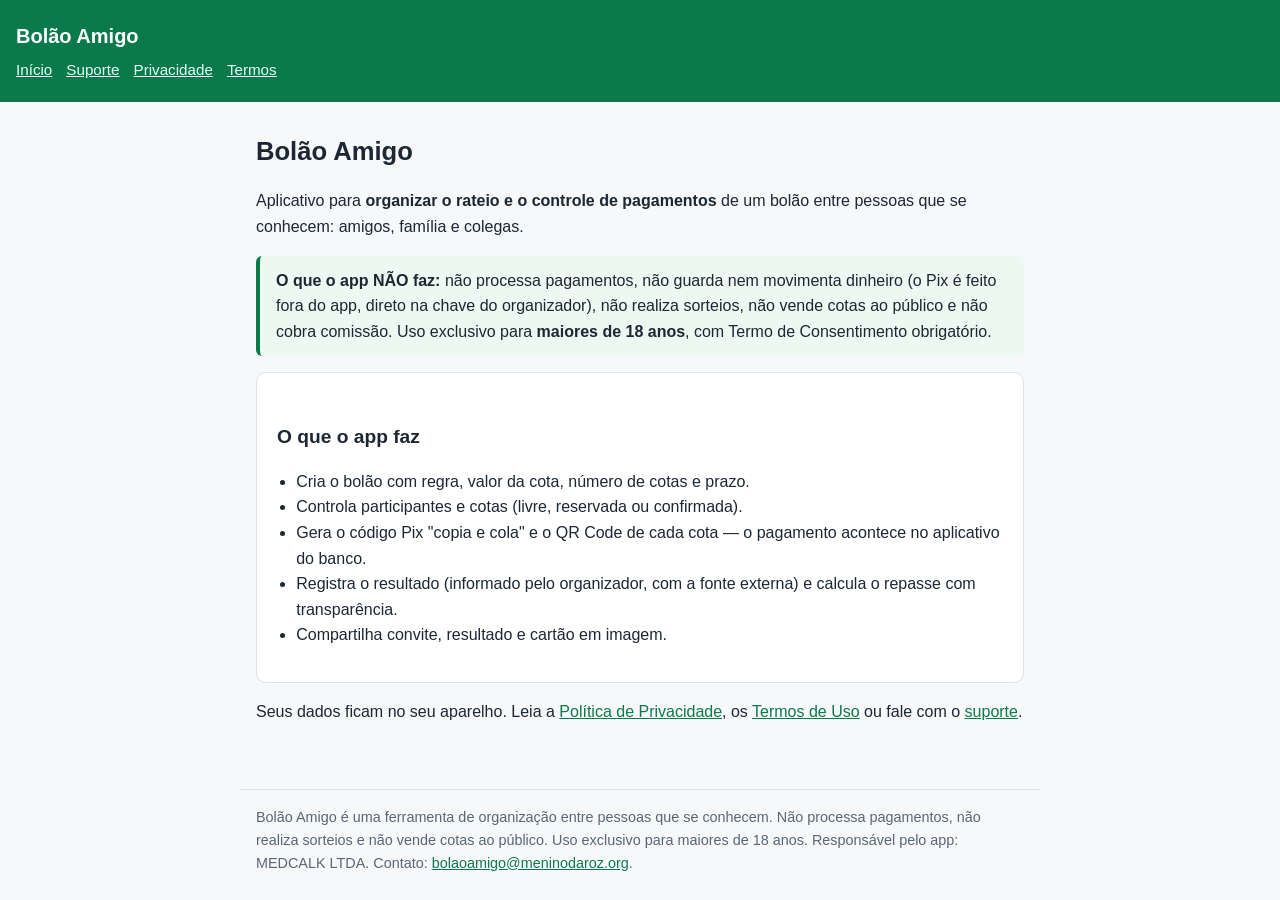
<file: index.html>
<!doctype html>
<html lang="pt-BR"><head><meta charset="utf-8"><meta name="viewport" content="width=device-width,initial-scale=1">
<title>Início — Bolão Amigo</title><meta name="description" content="Organizador de rateio e controle de pagamentos de bolão entre amigos. Sem processamento de pagamentos, sem sorteio."><link rel="stylesheet" href="style.css"></head><body>
<header><a href="index.html">Bolão Amigo</a><nav><a href="index.html">Início</a><a href="suporte.html">Suporte</a><a href="privacidade.html">Privacidade</a><a href="termos.html">Termos</a></nav></header><main>
<h1>Bolão Amigo</h1>
<p>Aplicativo para <strong>organizar o rateio e o controle de pagamentos</strong> de um bolão entre pessoas que se conhecem: amigos, família e colegas.</p>
<div class="aviso"><strong>O que o app NÃO faz:</strong> não processa pagamentos, não guarda nem movimenta dinheiro (o Pix é feito fora do app, direto na chave do organizador), não realiza sorteios, não vende cotas ao público e não cobra comissão. Uso exclusivo para <strong>maiores de 18 anos</strong>, com Termo de Consentimento obrigatório.</div>
<div class="card"><h2>O que o app faz</h2><ul>
<li>Cria o bolão com regra, valor da cota, número de cotas e prazo.</li>
<li>Controla participantes e cotas (livre, reservada ou confirmada).</li>
<li>Gera o código Pix "copia e cola" e o QR Code de cada cota — o pagamento acontece no aplicativo do banco.</li>
<li>Registra o resultado (informado pelo organizador, com a fonte externa) e calcula o repasse com transparência.</li>
<li>Compartilha convite, resultado e cartão em imagem.</li></ul></div>
<p>Seus dados ficam no seu aparelho. Leia a <a href="privacidade.html">Política de Privacidade</a>, os <a href="termos.html">Termos de Uso</a> ou fale com o <a href="suporte.html">suporte</a>.</p>
</main><footer>Bolão Amigo é uma ferramenta de organização entre pessoas que se conhecem. Não processa pagamentos, não realiza sorteios e não vende cotas ao público. Uso exclusivo para maiores de 18 anos. Responsável pelo app: MEDCALK LTDA. Contato: <a href="mailto:bolaoamigo@meninodaroz.org">bolaoamigo@meninodaroz.org</a>.</footer></body></html>
</file>
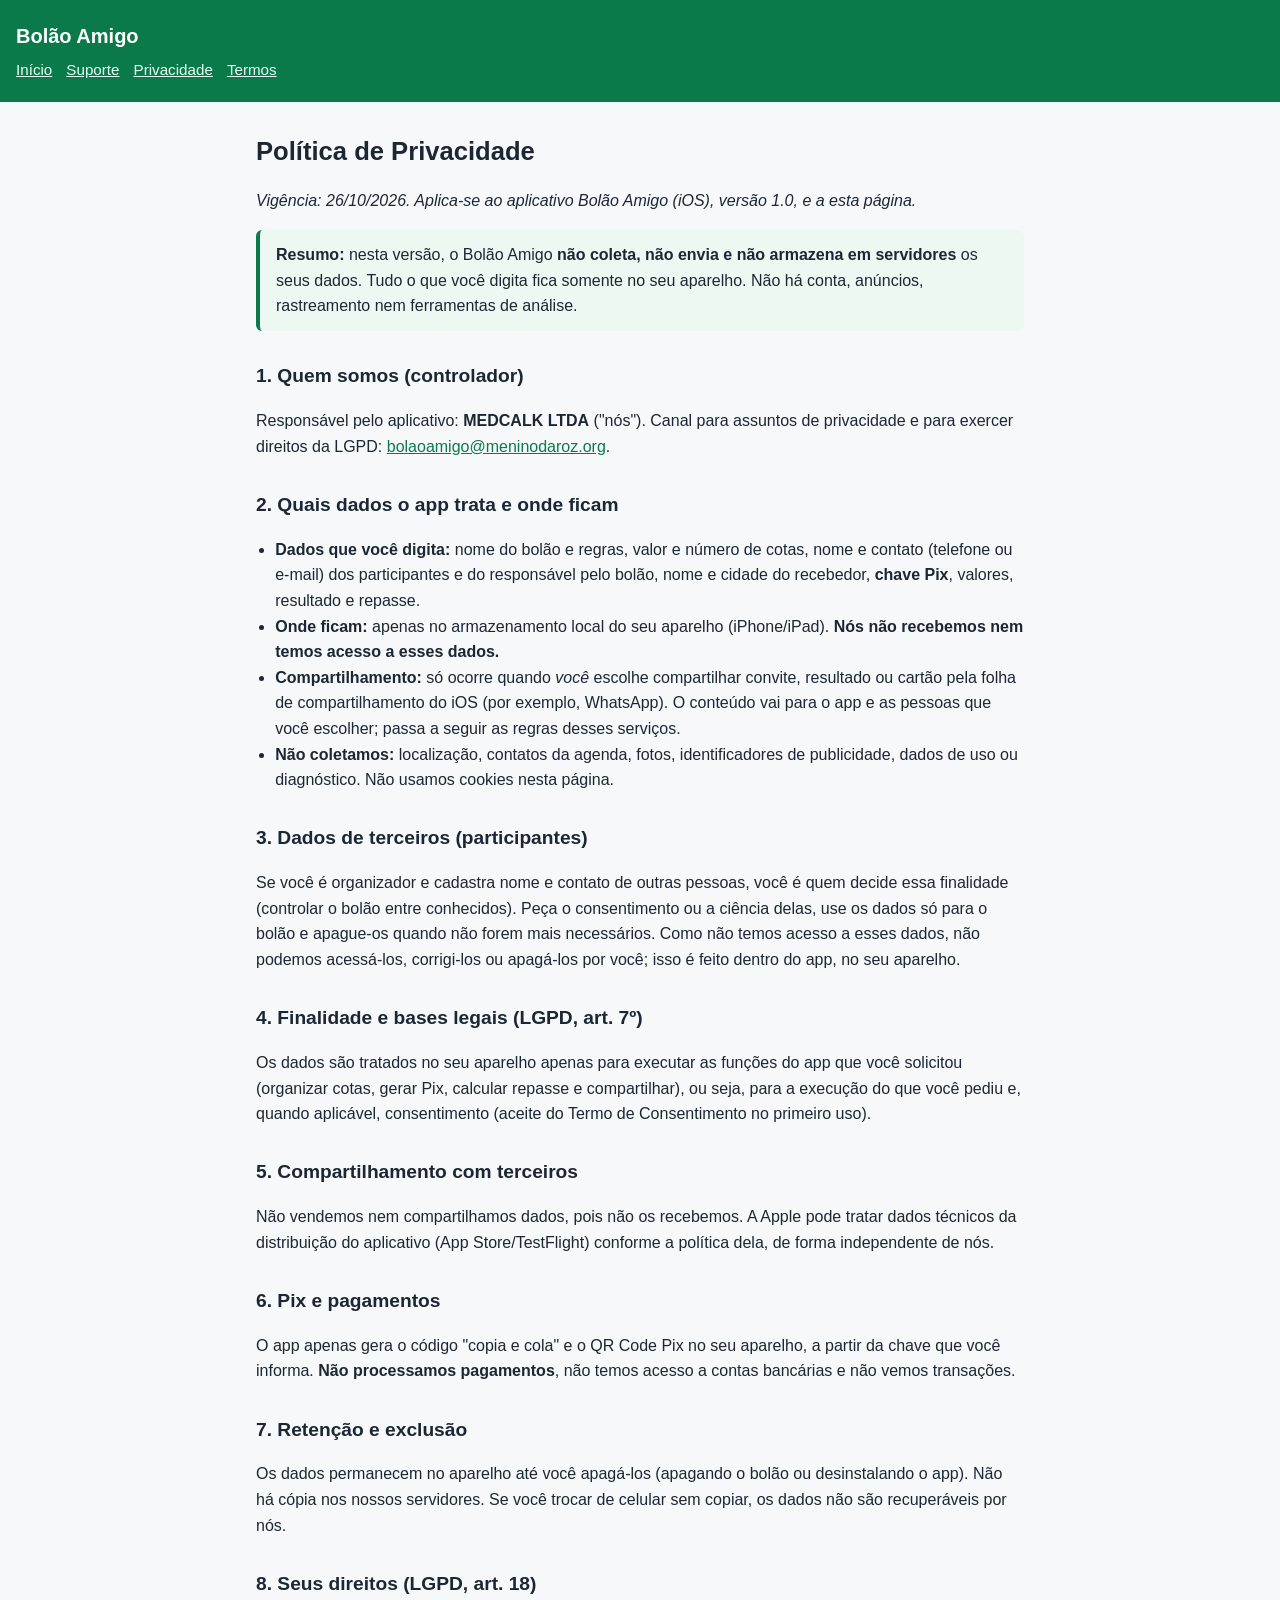
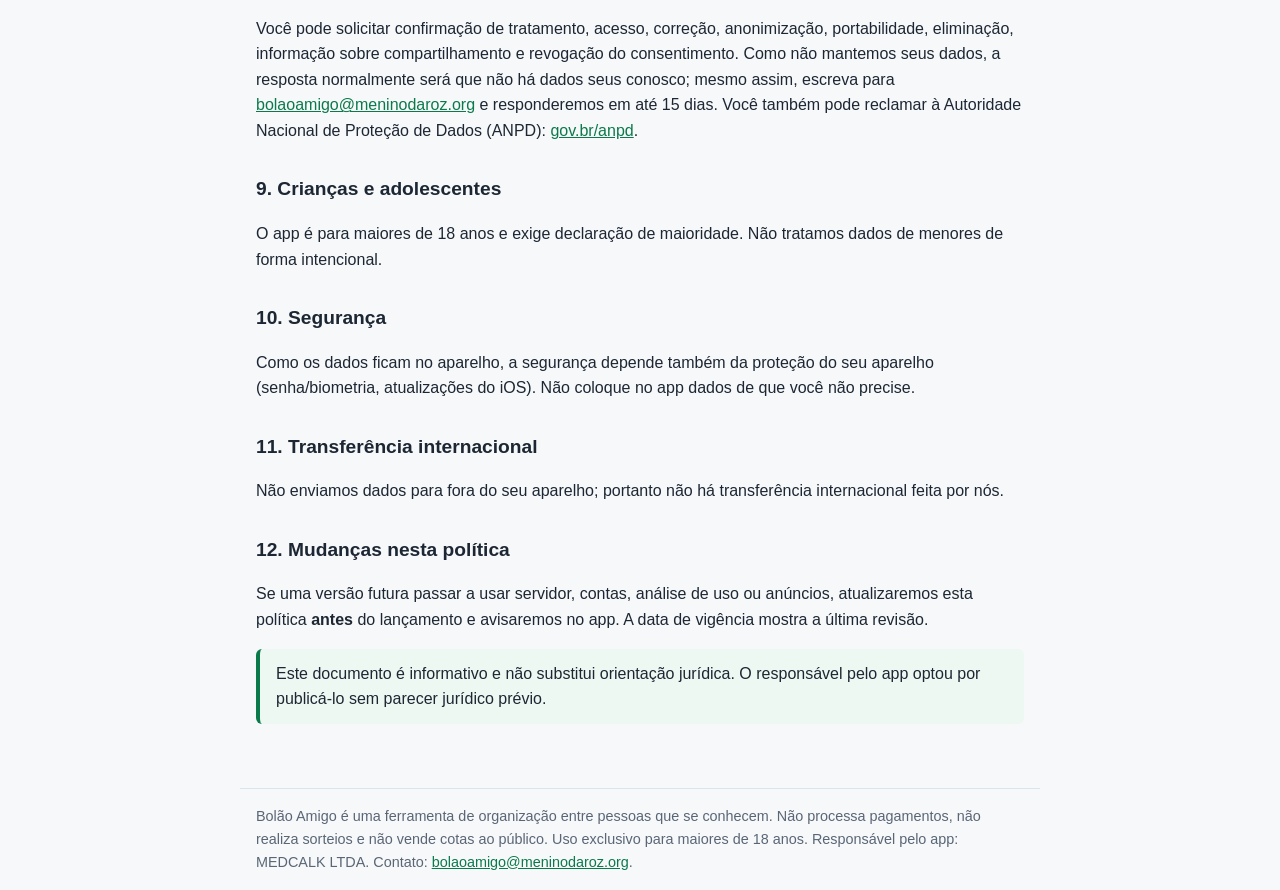
<file: privacidade.html>
<!doctype html>
<html lang="pt-BR"><head><meta charset="utf-8"><meta name="viewport" content="width=device-width,initial-scale=1">
<title>Política de Privacidade — Bolão Amigo</title><meta name="description" content="Política de Privacidade (LGPD) do Bolão Amigo: dados ficam no aparelho, sem coleta pelo desenvolvedor."><link rel="stylesheet" href="style.css"></head><body>
<header><a href="index.html">Bolão Amigo</a><nav><a href="index.html">Início</a><a href="suporte.html">Suporte</a><a href="privacidade.html">Privacidade</a><a href="termos.html">Termos</a></nav></header><main>
<h1>Política de Privacidade</h1>
<p><em>Vigência: 26/10/2026. Aplica-se ao aplicativo Bolão Amigo (iOS), versão 1.0, e a esta página.</em></p>
<div class="aviso"><strong>Resumo:</strong> nesta versão, o Bolão Amigo <strong>não coleta, não envia e não armazena em servidores</strong> os seus dados. Tudo o que você digita fica somente no seu aparelho. Não há conta, anúncios, rastreamento nem ferramentas de análise.</div>

<h2>1. Quem somos (controlador)</h2>
<p>Responsável pelo aplicativo: <strong>MEDCALK LTDA</strong> ("nós"). Canal para assuntos de privacidade e para exercer direitos da LGPD: <a href="mailto:bolaoamigo@meninodaroz.org">bolaoamigo@meninodaroz.org</a>.</p>

<h2>2. Quais dados o app trata e onde ficam</h2>
<ul>
<li><strong>Dados que você digita:</strong> nome do bolão e regras, valor e número de cotas, nome e contato (telefone ou e-mail) dos participantes e do responsável pelo bolão, nome e cidade do recebedor, <strong>chave Pix</strong>, valores, resultado e repasse.</li>
<li><strong>Onde ficam:</strong> apenas no armazenamento local do seu aparelho (iPhone/iPad). <strong>Nós não recebemos nem temos acesso a esses dados.</strong></li>
<li><strong>Compartilhamento:</strong> só ocorre quando <em>você</em> escolhe compartilhar convite, resultado ou cartão pela folha de compartilhamento do iOS (por exemplo, WhatsApp). O conteúdo vai para o app e as pessoas que você escolher; passa a seguir as regras desses serviços.</li>
<li><strong>Não coletamos:</strong> localização, contatos da agenda, fotos, identificadores de publicidade, dados de uso ou diagnóstico. Não usamos cookies nesta página.</li>
</ul>

<h2>3. Dados de terceiros (participantes)</h2>
<p>Se você é organizador e cadastra nome e contato de outras pessoas, você é quem decide essa finalidade (controlar o bolão entre conhecidos). Peça o consentimento ou a ciência delas, use os dados só para o bolão e apague-os quando não forem mais necessários. Como não temos acesso a esses dados, não podemos acessá-los, corrigi-los ou apagá-los por você; isso é feito dentro do app, no seu aparelho.</p>

<h2>4. Finalidade e bases legais (LGPD, art. 7º)</h2>
<p>Os dados são tratados no seu aparelho apenas para executar as funções do app que você solicitou (organizar cotas, gerar Pix, calcular repasse e compartilhar), ou seja, para a execução do que você pediu e, quando aplicável, consentimento (aceite do Termo de Consentimento no primeiro uso).</p>

<h2>5. Compartilhamento com terceiros</h2>
<p>Não vendemos nem compartilhamos dados, pois não os recebemos. A Apple pode tratar dados técnicos da distribuição do aplicativo (App Store/TestFlight) conforme a política dela, de forma independente de nós.</p>

<h2>6. Pix e pagamentos</h2>
<p>O app apenas gera o código "copia e cola" e o QR Code Pix no seu aparelho, a partir da chave que você informa. <strong>Não processamos pagamentos</strong>, não temos acesso a contas bancárias e não vemos transações.</p>

<h2>7. Retenção e exclusão</h2>
<p>Os dados permanecem no aparelho até você apagá-los (apagando o bolão ou desinstalando o app). Não há cópia nos nossos servidores. Se você trocar de celular sem copiar, os dados não são recuperáveis por nós.</p>

<h2>8. Seus direitos (LGPD, art. 18)</h2>
<p>Você pode solicitar confirmação de tratamento, acesso, correção, anonimização, portabilidade, eliminação, informação sobre compartilhamento e revogação do consentimento. Como não mantemos seus dados, a resposta normalmente será que não há dados seus conosco; mesmo assim, escreva para <a href="mailto:bolaoamigo@meninodaroz.org">bolaoamigo@meninodaroz.org</a> e responderemos em até 15 dias. Você também pode reclamar à Autoridade Nacional de Proteção de Dados (ANPD): <a href="https://www.gov.br/anpd">gov.br/anpd</a>.</p>

<h2>9. Crianças e adolescentes</h2>
<p>O app é para maiores de 18 anos e exige declaração de maioridade. Não tratamos dados de menores de forma intencional.</p>

<h2>10. Segurança</h2>
<p>Como os dados ficam no aparelho, a segurança depende também da proteção do seu aparelho (senha/biometria, atualizações do iOS). Não coloque no app dados de que você não precise.</p>

<h2>11. Transferência internacional</h2>
<p>Não enviamos dados para fora do seu aparelho; portanto não há transferência internacional feita por nós.</p>

<h2>12. Mudanças nesta política</h2>
<p>Se uma versão futura passar a usar servidor, contas, análise de uso ou anúncios, atualizaremos esta política <strong>antes</strong> do lançamento e avisaremos no app. A data de vigência mostra a última revisão.</p>

<p class="aviso">Este documento é informativo e não substitui orientação jurídica. O responsável pelo app optou por publicá-lo sem parecer jurídico prévio.</p>
</main><footer>Bolão Amigo é uma ferramenta de organização entre pessoas que se conhecem. Não processa pagamentos, não realiza sorteios e não vende cotas ao público. Uso exclusivo para maiores de 18 anos. Responsável pelo app: MEDCALK LTDA. Contato: <a href="mailto:bolaoamigo@meninodaroz.org">bolaoamigo@meninodaroz.org</a>.</footer></body></html>
</file>
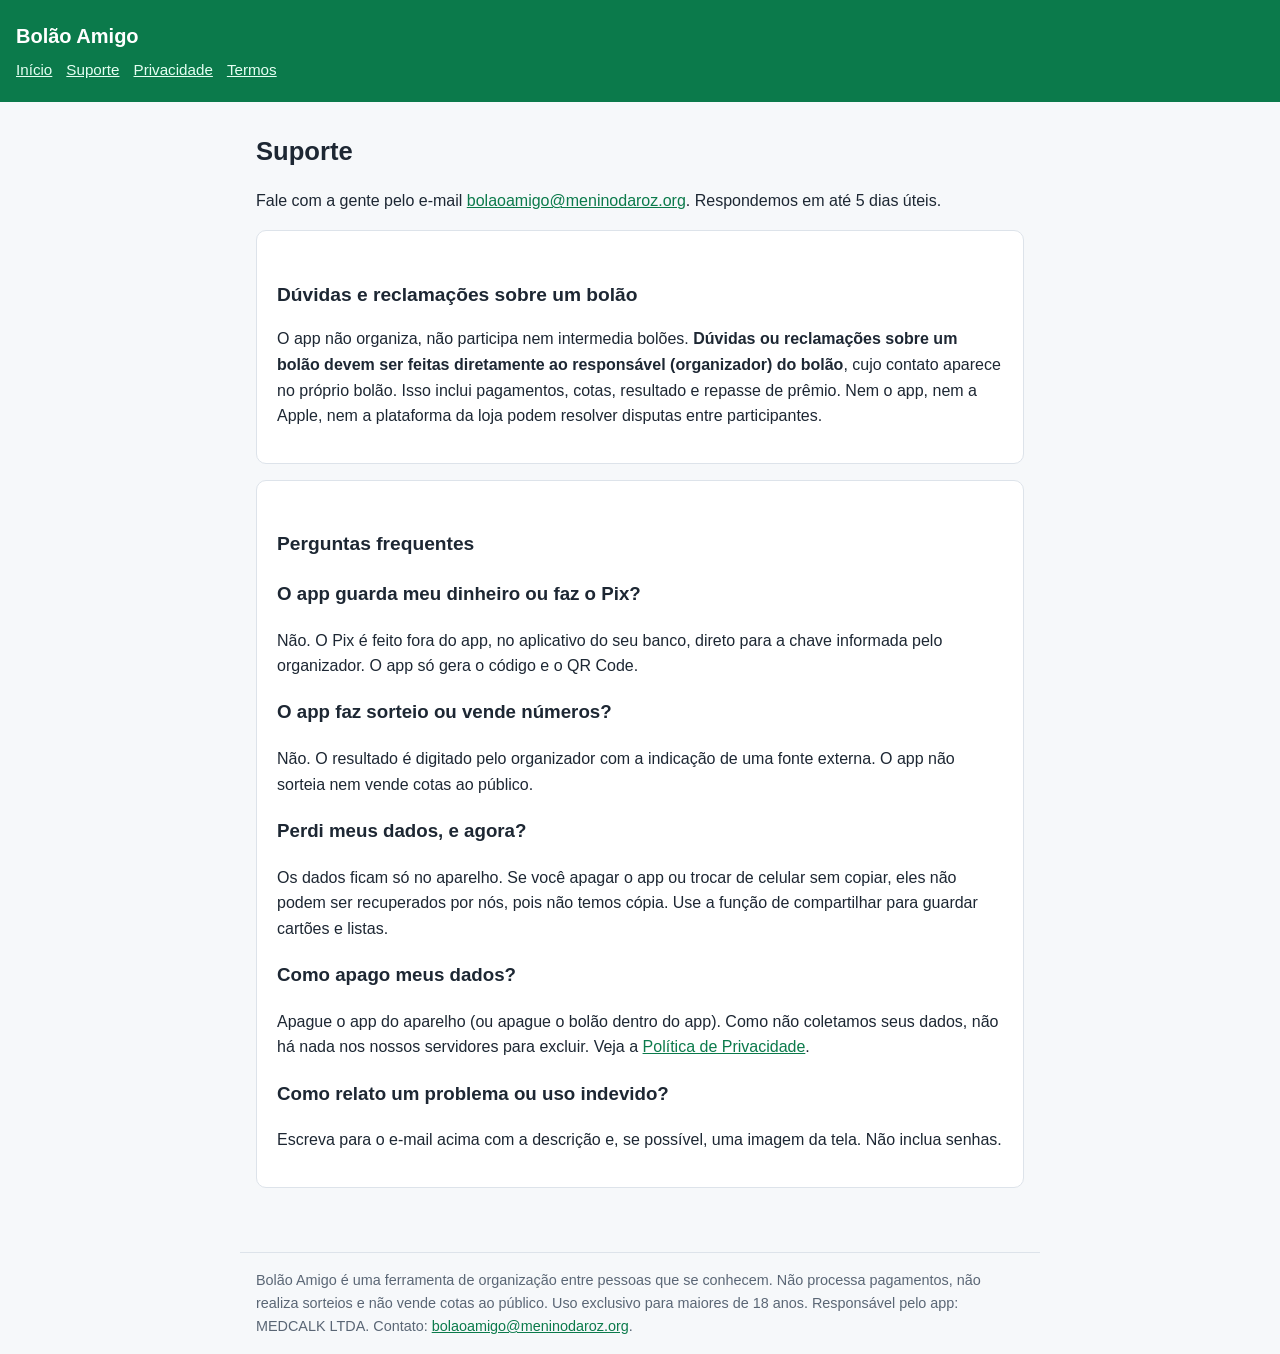
<file: suporte.html>
<!doctype html>
<html lang="pt-BR"><head><meta charset="utf-8"><meta name="viewport" content="width=device-width,initial-scale=1">
<title>Suporte — Bolão Amigo</title><meta name="description" content="Suporte e contato do Bolão Amigo: dúvidas, reclamações, privacidade e exclusão de dados."><link rel="stylesheet" href="style.css"></head><body>
<header><a href="index.html">Bolão Amigo</a><nav><a href="index.html">Início</a><a href="suporte.html">Suporte</a><a href="privacidade.html">Privacidade</a><a href="termos.html">Termos</a></nav></header><main>
<h1>Suporte</h1>
<p>Fale com a gente pelo e-mail <a href="mailto:bolaoamigo@meninodaroz.org">bolaoamigo@meninodaroz.org</a>. Respondemos em até 5 dias úteis.</p>
<div class="card"><h2>Dúvidas e reclamações sobre um bolão</h2>
<p>O app não organiza, não participa nem intermedia bolões. <strong>Dúvidas ou reclamações sobre um bolão devem ser feitas diretamente ao responsável (organizador) do bolão</strong>, cujo contato aparece no próprio bolão. Isso inclui pagamentos, cotas, resultado e repasse de prêmio. Nem o app, nem a Apple, nem a plataforma da loja podem resolver disputas entre participantes.</p></div>
<div class="card"><h2>Perguntas frequentes</h2>
<h3>O app guarda meu dinheiro ou faz o Pix?</h3><p>Não. O Pix é feito fora do app, no aplicativo do seu banco, direto para a chave informada pelo organizador. O app só gera o código e o QR Code.</p>
<h3>O app faz sorteio ou vende números?</h3><p>Não. O resultado é digitado pelo organizador com a indicação de uma fonte externa. O app não sorteia nem vende cotas ao público.</p>
<h3>Perdi meus dados, e agora?</h3><p>Os dados ficam só no aparelho. Se você apagar o app ou trocar de celular sem copiar, eles não podem ser recuperados por nós, pois não temos cópia. Use a função de compartilhar para guardar cartões e listas.</p>
<h3>Como apago meus dados?</h3><p>Apague o app do aparelho (ou apague o bolão dentro do app). Como não coletamos seus dados, não há nada nos nossos servidores para excluir. Veja a <a href="privacidade.html">Política de Privacidade</a>.</p>
<h3>Como relato um problema ou uso indevido?</h3><p>Escreva para o e-mail acima com a descrição e, se possível, uma imagem da tela. Não inclua senhas.</p></div>
</main><footer>Bolão Amigo é uma ferramenta de organização entre pessoas que se conhecem. Não processa pagamentos, não realiza sorteios e não vende cotas ao público. Uso exclusivo para maiores de 18 anos. Responsável pelo app: MEDCALK LTDA. Contato: <a href="mailto:bolaoamigo@meninodaroz.org">bolaoamigo@meninodaroz.org</a>.</footer></body></html>
</file>
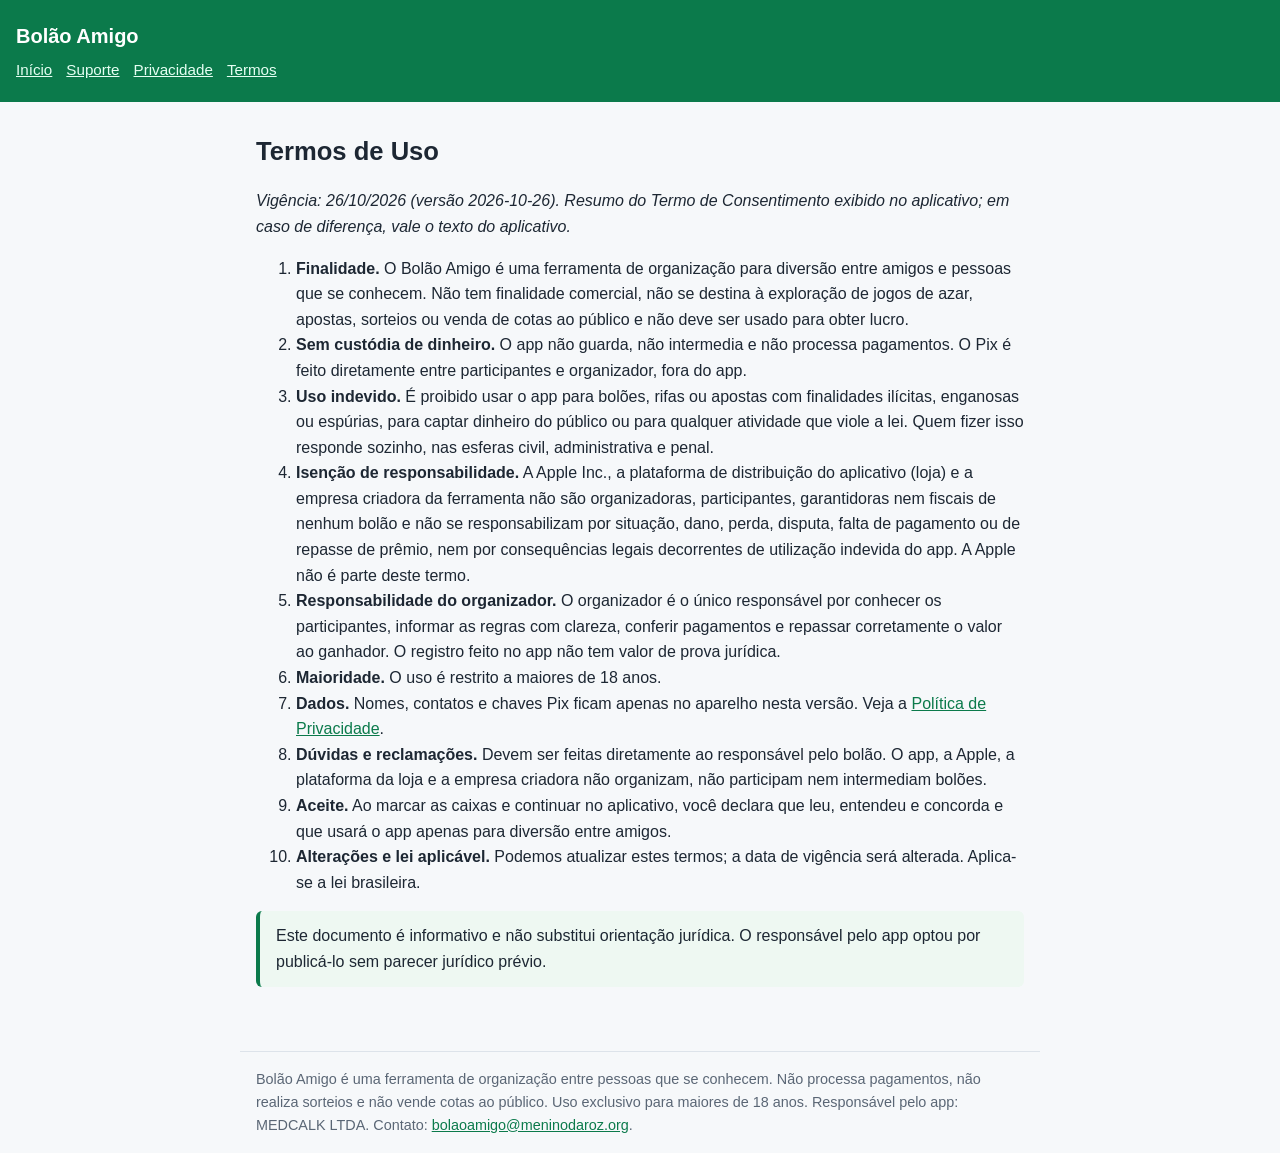
<file: termos.html>
<!doctype html>
<html lang="pt-BR"><head><meta charset="utf-8"><meta name="viewport" content="width=device-width,initial-scale=1">
<title>Termos de Uso — Bolão Amigo</title><meta name="description" content="Termos de uso do Bolão Amigo: finalidade, responsabilidades e limites."><link rel="stylesheet" href="style.css"></head><body>
<header><a href="index.html">Bolão Amigo</a><nav><a href="index.html">Início</a><a href="suporte.html">Suporte</a><a href="privacidade.html">Privacidade</a><a href="termos.html">Termos</a></nav></header><main>
<h1>Termos de Uso</h1>
<p><em>Vigência: 26/10/2026 (versão 2026-10-26). Resumo do Termo de Consentimento exibido no aplicativo; em caso de diferença, vale o texto do aplicativo.</em></p>
<ol>
<li><strong>Finalidade.</strong> O Bolão Amigo é uma ferramenta de organização para diversão entre amigos e pessoas que se conhecem. Não tem finalidade comercial, não se destina à exploração de jogos de azar, apostas, sorteios ou venda de cotas ao público e não deve ser usado para obter lucro.</li>
<li><strong>Sem custódia de dinheiro.</strong> O app não guarda, não intermedia e não processa pagamentos. O Pix é feito diretamente entre participantes e organizador, fora do app.</li>
<li><strong>Uso indevido.</strong> É proibido usar o app para bolões, rifas ou apostas com finalidades ilícitas, enganosas ou espúrias, para captar dinheiro do público ou para qualquer atividade que viole a lei. Quem fizer isso responde sozinho, nas esferas civil, administrativa e penal.</li>
<li><strong>Isenção de responsabilidade.</strong> A Apple Inc., a plataforma de distribuição do aplicativo (loja) e a empresa criadora da ferramenta não são organizadoras, participantes, garantidoras nem fiscais de nenhum bolão e não se responsabilizam por situação, dano, perda, disputa, falta de pagamento ou de repasse de prêmio, nem por consequências legais decorrentes de utilização indevida do app. A Apple não é parte deste termo.</li>
<li><strong>Responsabilidade do organizador.</strong> O organizador é o único responsável por conhecer os participantes, informar as regras com clareza, conferir pagamentos e repassar corretamente o valor ao ganhador. O registro feito no app não tem valor de prova jurídica.</li>
<li><strong>Maioridade.</strong> O uso é restrito a maiores de 18 anos.</li>
<li><strong>Dados.</strong> Nomes, contatos e chaves Pix ficam apenas no aparelho nesta versão. Veja a <a href="privacidade.html">Política de Privacidade</a>.</li>
<li><strong>Dúvidas e reclamações.</strong> Devem ser feitas diretamente ao responsável pelo bolão. O app, a Apple, a plataforma da loja e a empresa criadora não organizam, não participam nem intermediam bolões.</li>
<li><strong>Aceite.</strong> Ao marcar as caixas e continuar no aplicativo, você declara que leu, entendeu e concorda e que usará o app apenas para diversão entre amigos.</li>
<li><strong>Alterações e lei aplicável.</strong> Podemos atualizar estes termos; a data de vigência será alterada. Aplica-se a lei brasileira.</li>
</ol>
<p class="aviso">Este documento é informativo e não substitui orientação jurídica. O responsável pelo app optou por publicá-lo sem parecer jurídico prévio.</p>
</main><footer>Bolão Amigo é uma ferramenta de organização entre pessoas que se conhecem. Não processa pagamentos, não realiza sorteios e não vende cotas ao público. Uso exclusivo para maiores de 18 anos. Responsável pelo app: MEDCALK LTDA. Contato: <a href="mailto:bolaoamigo@meninodaroz.org">bolaoamigo@meninodaroz.org</a>.</footer></body></html>
</file>
<file: style.css>
:root{--fg:#1d2733;--muted:#5a6675;--bg:#f6f8fa;--card:#fff;--accent:#0b7a4b;--line:#dde3ea}
*{box-sizing:border-box}
body{margin:0;font:16px/1.6 -apple-system,BlinkMacSystemFont,"Segoe UI",Roboto,Helvetica,Arial,sans-serif;color:var(--fg);background:var(--bg)}
header{background:var(--accent);color:#fff;padding:20px 16px}
header a{color:#fff;text-decoration:none;font-weight:700;font-size:1.25rem}
nav{margin-top:6px;font-size:.95rem}
nav a{color:#e6fff3;margin-right:14px;font-weight:400;font-size:.95rem;text-decoration:underline}
main{max-width:800px;margin:0 auto;padding:24px 16px 48px}
.card{background:var(--card);border:1px solid var(--line);border-radius:10px;padding:18px 20px;margin:16px 0}
h1{font-size:1.6rem;margin:.2em 0 .6em}h2{font-size:1.2rem;margin-top:1.6em}
.aviso{border-left:4px solid var(--accent);background:#eef8f2;padding:12px 16px;border-radius:6px}
footer{max-width:800px;margin:0 auto;padding:16px;color:var(--muted);font-size:.9rem;border-top:1px solid var(--line)}
a{color:var(--accent)}ul{padding-left:1.2em}
</file>
